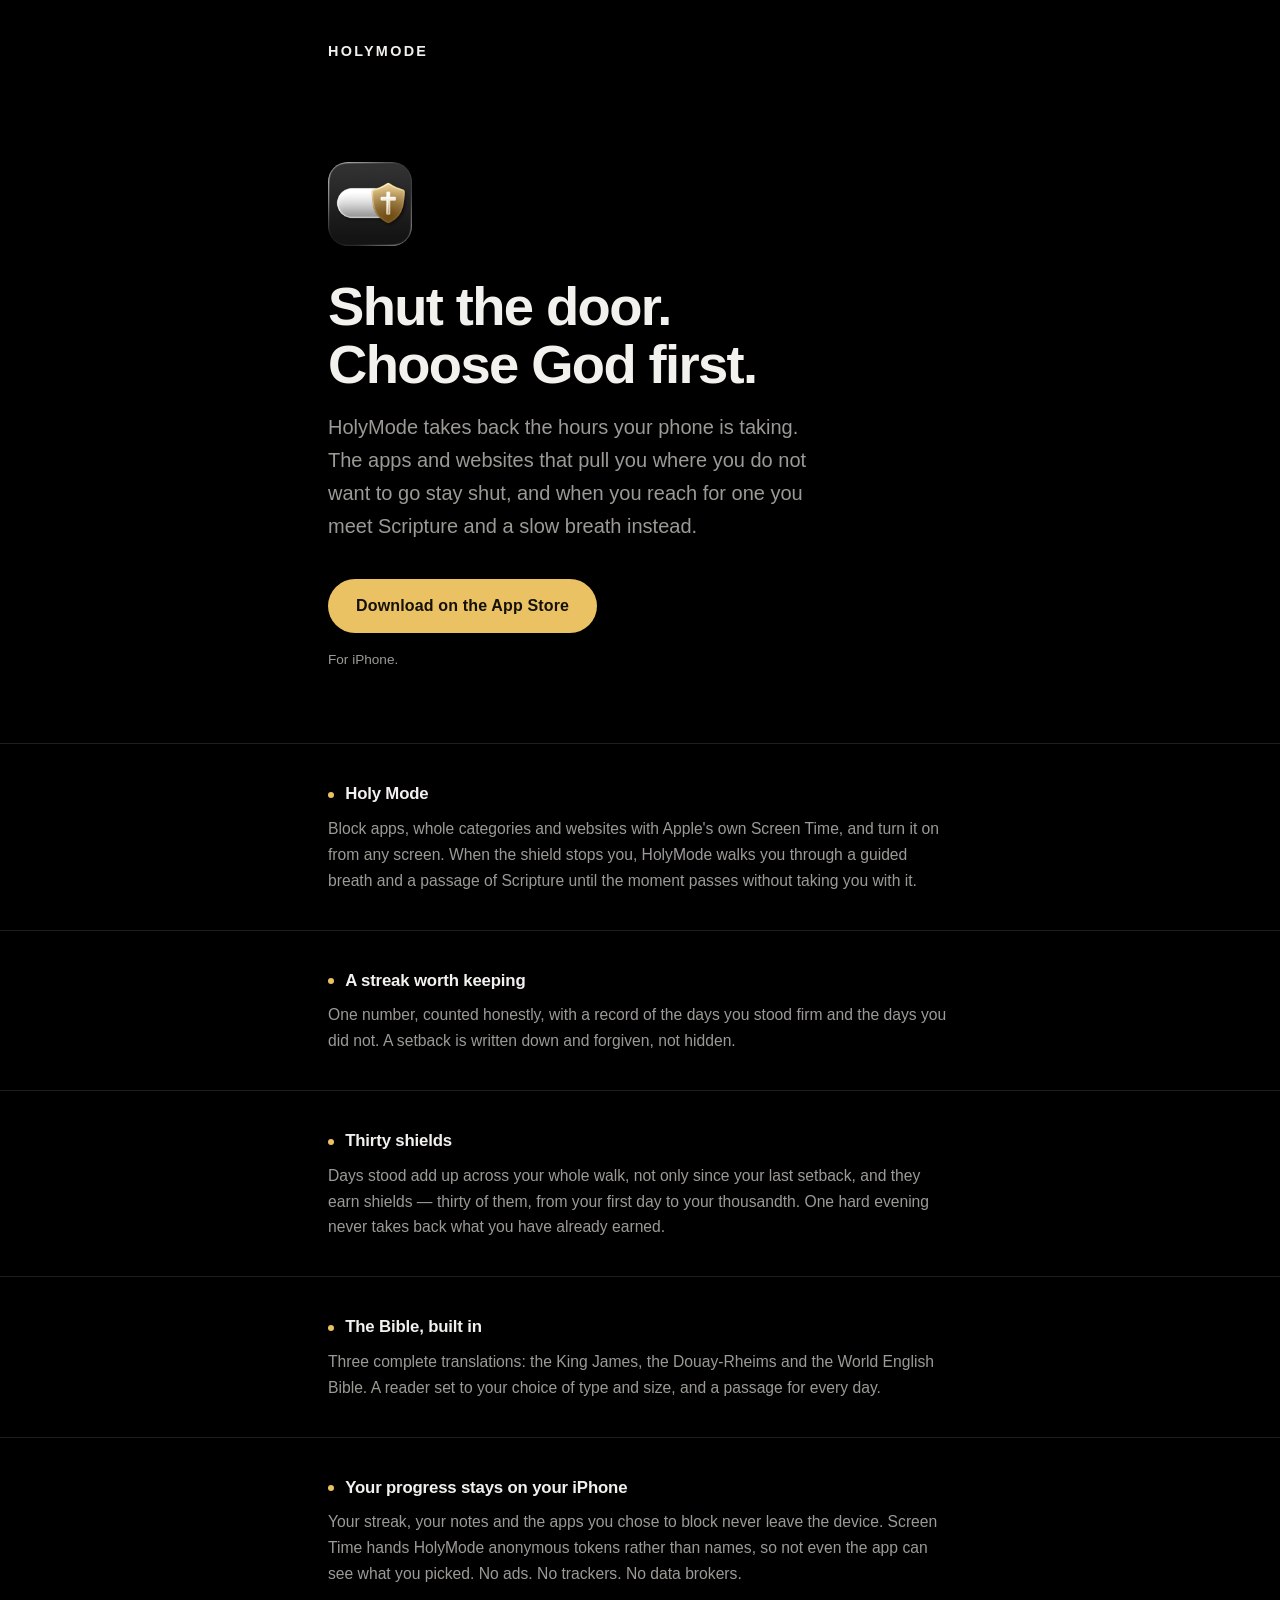
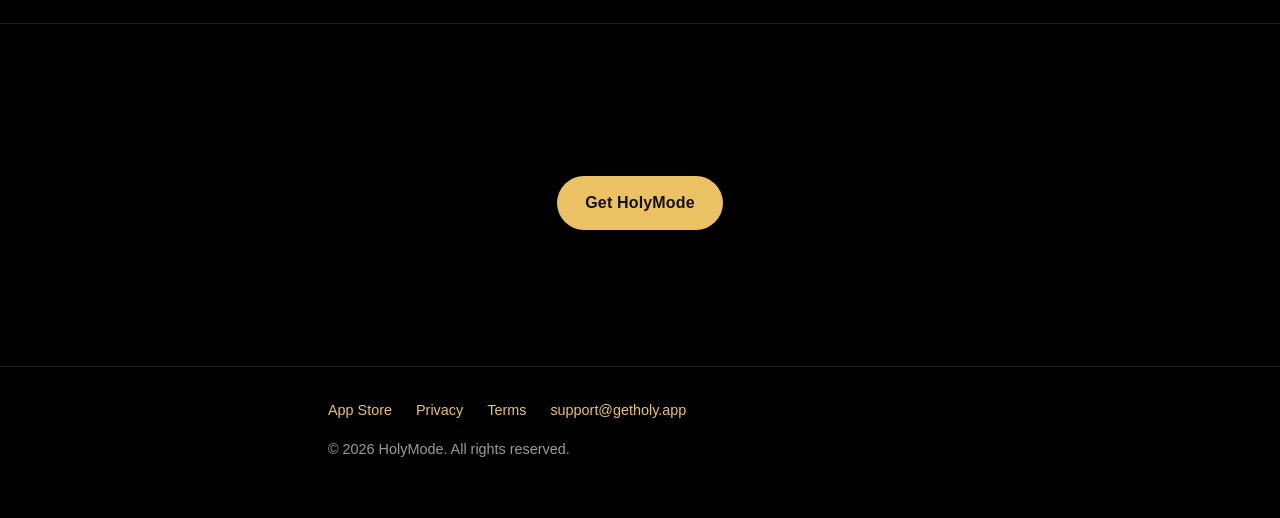
<file: index.html>
<!DOCTYPE html>
<html lang="en">
<head>
<meta charset="utf-8">
<meta name="viewport" content="width=device-width, initial-scale=1">
<title>HolyMode — Christian screen time and app blocker</title>
<meta name="description" content="HolyMode blocks the apps and websites that pull you away, and meets you with Scripture and a guided breath instead. A Christian app blocker for iPhone.">
<meta name="theme-color" content="#000000">
<meta name="apple-itunes-app" content="app-id=6805688713">
<meta property="og:title" content="HolyMode — Choose God first">
<meta property="og:description" content="Block the apps that take your time. Meet Scripture and a guided breath instead.">
<meta property="og:image" content="https://getholy.app/assets/icon.png">
<link rel="icon" type="image/png" href="assets/favicon.png">
<link rel="apple-touch-icon" href="assets/apple-touch-icon.png">
<link rel="stylesheet" href="styles.css">
</head>
<body>

<header class="masthead">
  <div class="wrap"><a class="wordmark" href="index.html">HolyMode</a></div>
</header>

<main>
  <section class="hero">
    <div class="wrap">
      <img class="mark" src="assets/icon.png" width="84" height="84" alt="HolyMode app icon">
      <h1>Shut the door.<br>Choose God first.</h1>
      <p class="pitch">HolyMode takes back the hours your phone is taking. The apps and websites that pull you where you do not want to go stay shut, and when you reach for one you meet Scripture and a slow breath instead.</p>
      <a class="cta" href="https://apps.apple.com/app/id6805688713">Download on the App Store</a>
      <p class="cta-note">For iPhone.</p>
    </div>
  </section>

  <section class="features" aria-label="What HolyMode does">
    <article class="feature">
      <div class="wrap">
        <h2>Holy Mode</h2>
        <p>Block apps, whole categories and websites with Apple's own Screen Time, and turn it on from any screen. When the shield stops you, HolyMode walks you through a guided breath and a passage of Scripture until the moment passes without taking you with it.</p>
      </div>
    </article>

    <article class="feature">
      <div class="wrap">
        <h2>A streak worth keeping</h2>
        <p>One number, counted honestly, with a record of the days you stood firm and the days you did not. A setback is written down and forgiven, not hidden.</p>
      </div>
    </article>

    <article class="feature">
      <div class="wrap">
        <h2>Thirty shields</h2>
        <p>Days stood add up across your whole walk, not only since your last setback, and they earn shields — thirty of them, from your first day to your thousandth. One hard evening never takes back what you have already earned.</p>
      </div>
    </article>

    <article class="feature">
      <div class="wrap">
        <h2>The Bible, built in</h2>
        <p>Three complete translations: the King James, the Douay-Rheims and the World English Bible. A reader set to your choice of type and size, and a passage for every day.</p>
      </div>
    </article>

    <article class="feature">
      <div class="wrap">
        <h2>Your progress stays on your iPhone</h2>
        <p>Your streak, your notes and the apps you chose to block never leave the device. Screen Time hands HolyMode anonymous tokens rather than names, so not even the app can see what you picked. No ads. No trackers. No data brokers.</p>
      </div>
    </article>
  </section>

  <section class="hero closing">
    <div class="wrap">
      <a class="cta" href="https://apps.apple.com/app/id6805688713">Get HolyMode</a>
    </div>
  </section>
</main>

<footer class="site-footer">
  <div class="wrap">
    <nav aria-label="Footer">
      <a href="https://apps.apple.com/app/id6805688713">App Store</a>
      <a href="privacy.html">Privacy</a>
      <a href="terms.html">Terms</a>
      <a href="mailto:support@getholy.app">support@getholy.app</a>
    </nav>
    <p class="copyright">&copy; 2026 HolyMode. All rights reserved.</p>
  </div>
</footer>

</body>
</html>
</file>
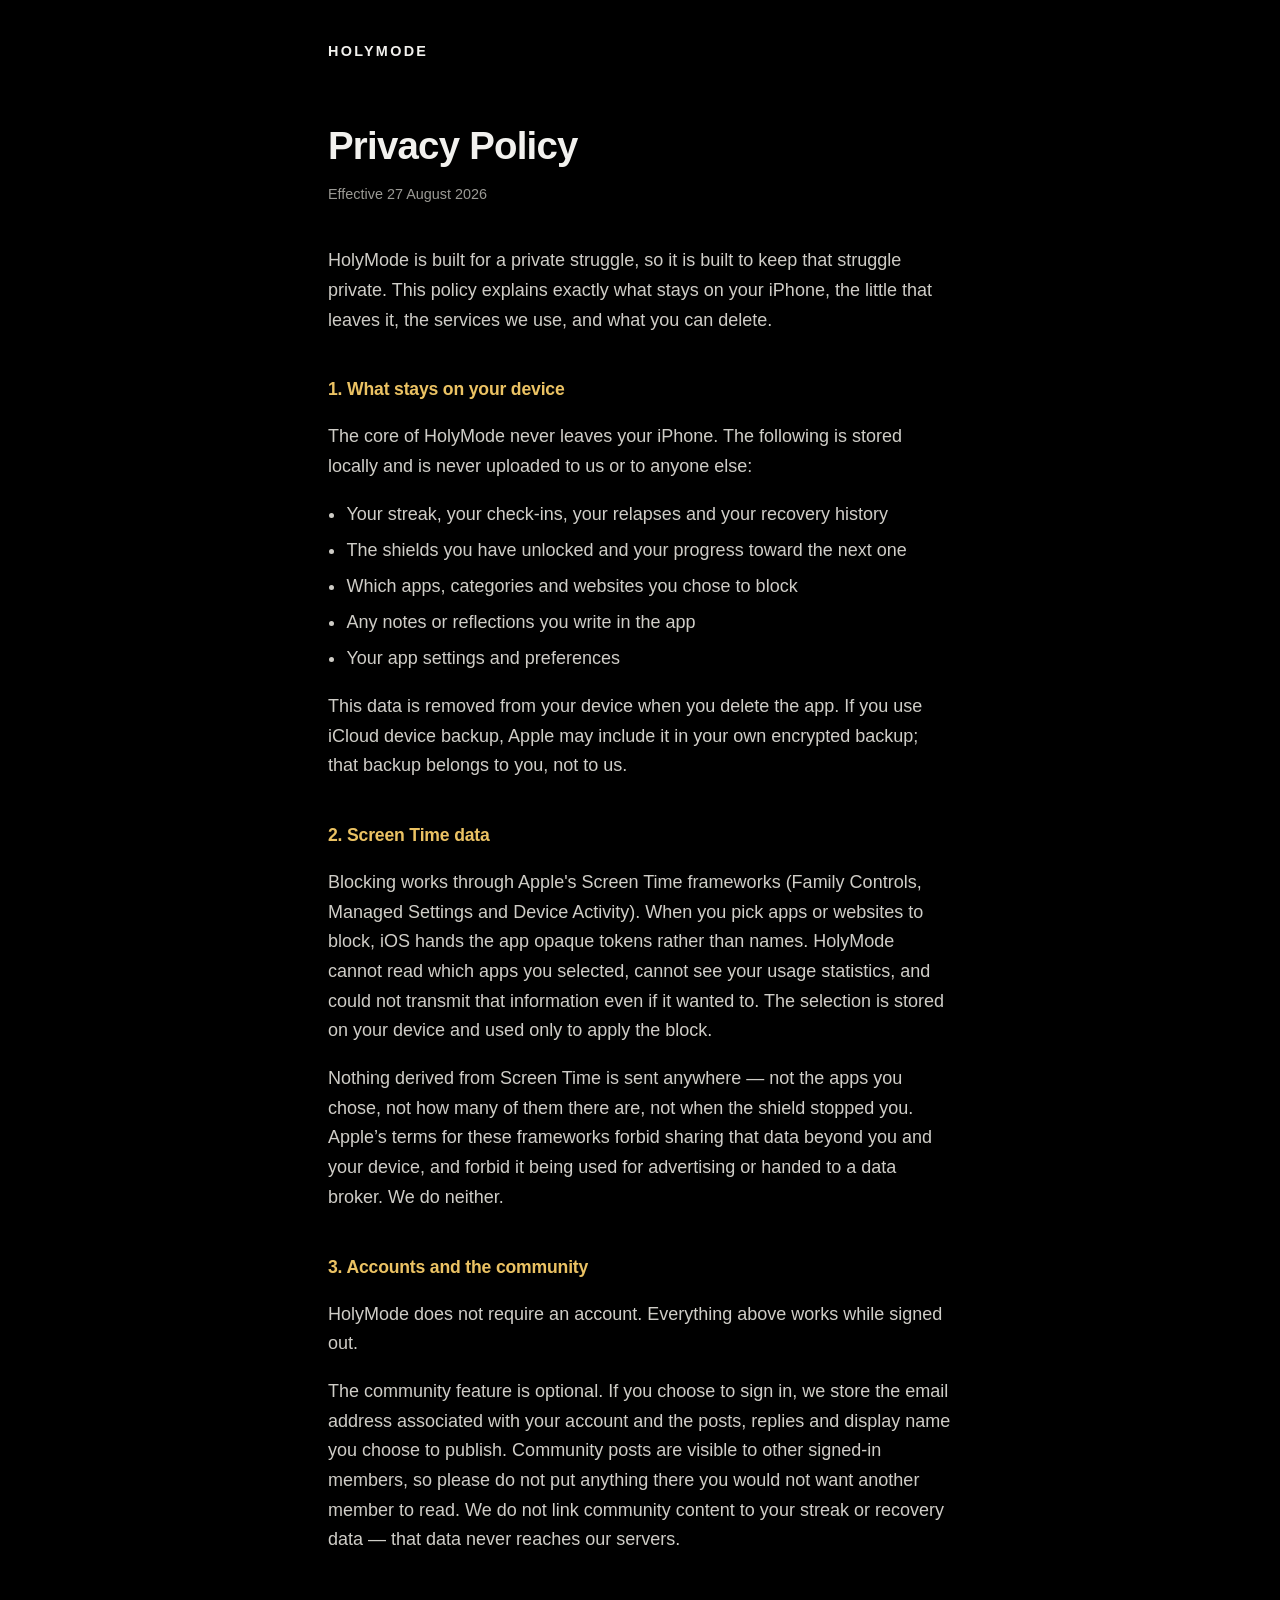
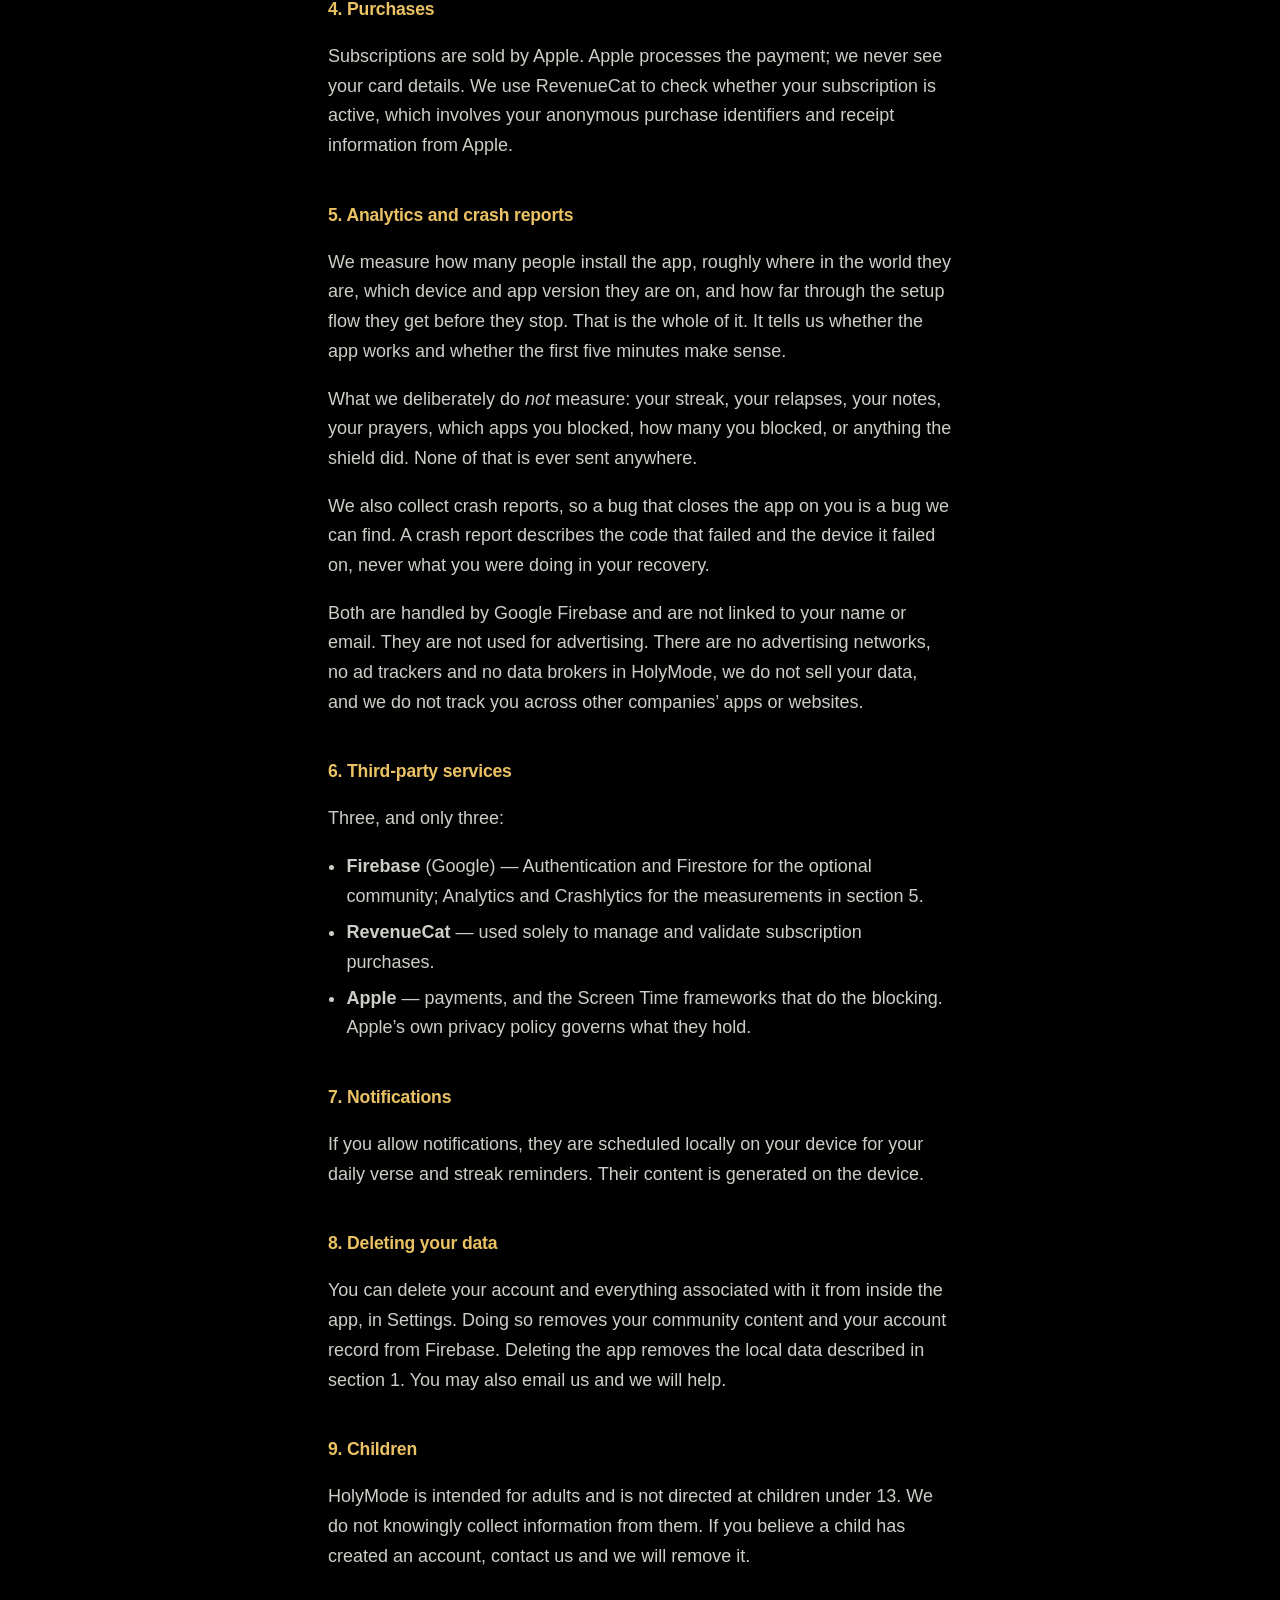
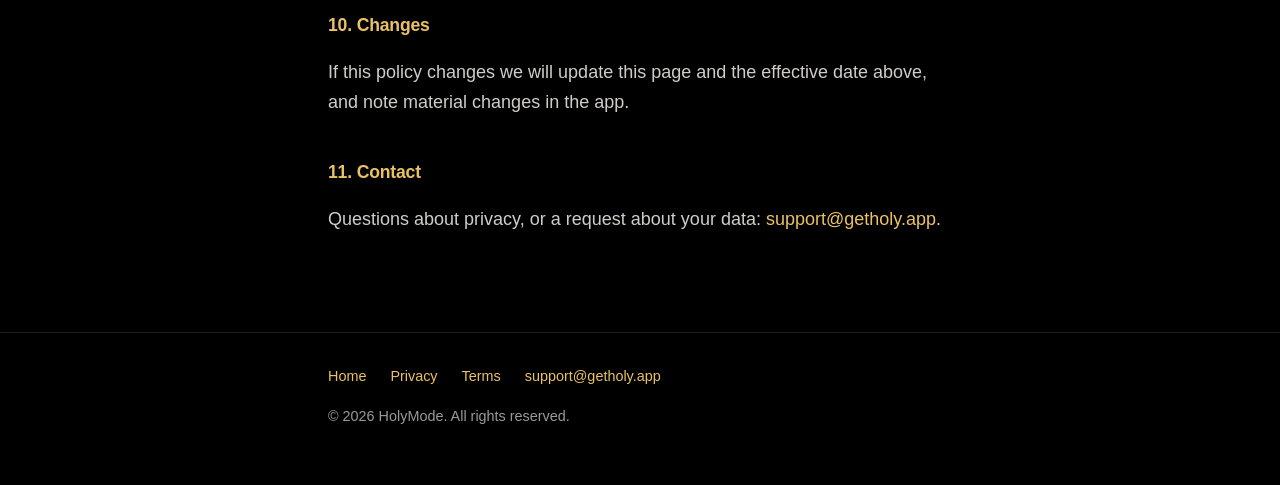
<file: privacy.html>
<!DOCTYPE html>
<html lang="en">
<head>
<meta charset="utf-8">
<meta name="viewport" content="width=device-width, initial-scale=1">
<title>Privacy Policy — HolyMode</title>
<meta name="description" content="How HolyMode handles your data. Recovery data stays on your iPhone.">
<meta name="theme-color" content="#000000">
<link rel="icon" type="image/png" href="assets/favicon.png">
<link rel="apple-touch-icon" href="assets/apple-touch-icon.png">
<link rel="stylesheet" href="styles.css">
</head>
<body>

<header class="masthead">
  <div class="wrap"><a class="wordmark" href="index.html">HolyMode</a></div>
</header>

<main class="legal">
  <div class="wrap">
    <h1>Privacy Policy</h1>
    <p class="meta">Effective 27 August 2026</p>

    <p>HolyMode is built for a private struggle, so it is built to keep that struggle private. This policy explains exactly what stays on your iPhone, the little that leaves it, the services we use, and what you can delete.</p>

    <h2>1. What stays on your device</h2>
    <p>The core of HolyMode never leaves your iPhone. The following is stored locally and is never uploaded to us or to anyone else:</p>
    <ul>
      <li>Your streak, your check-ins, your relapses and your recovery history</li>
      <li>The shields you have unlocked and your progress toward the next one</li>
      <li>Which apps, categories and websites you chose to block</li>
      <li>Any notes or reflections you write in the app</li>
      <li>Your app settings and preferences</li>
    </ul>
    <p>This data is removed from your device when you delete the app. If you use iCloud device backup, Apple may include it in your own encrypted backup; that backup belongs to you, not to us.</p>

    <h2>2. Screen Time data</h2>
    <p>Blocking works through Apple's Screen Time frameworks (Family Controls, Managed Settings and Device Activity). When you pick apps or websites to block, iOS hands the app opaque tokens rather than names. HolyMode cannot read which apps you selected, cannot see your usage statistics, and could not transmit that information even if it wanted to. The selection is stored on your device and used only to apply the block.</p>
    <p>Nothing derived from Screen Time is sent anywhere — not the apps you chose, not how many of them there are, not when the shield stopped you. Apple’s terms for these frameworks forbid sharing that data beyond you and your device, and forbid it being used for advertising or handed to a data broker. We do neither.</p>

    <h2>3. Accounts and the community</h2>
    <p>HolyMode does not require an account. Everything above works while signed out.</p>
    <p>The community feature is optional. If you choose to sign in, we store the email address associated with your account and the posts, replies and display name you choose to publish. Community posts are visible to other signed-in members, so please do not put anything there you would not want another member to read. We do not link community content to your streak or recovery data — that data never reaches our servers.</p>

    <h2>4. Purchases</h2>
    <p>Subscriptions are sold by Apple. Apple processes the payment; we never see your card details. We use RevenueCat to check whether your subscription is active, which involves your anonymous purchase identifiers and receipt information from Apple.</p>

    <h2>5. Analytics and crash reports</h2>
    <p>We measure how many people install the app, roughly where in the world they are, which device and app version they are on, and how far through the setup flow they get before they stop. That is the whole of it. It tells us whether the app works and whether the first five minutes make sense.</p>
    <p>What we deliberately do <em>not</em> measure: your streak, your relapses, your notes, your prayers, which apps you blocked, how many you blocked, or anything the shield did. None of that is ever sent anywhere.</p>
    <p>We also collect crash reports, so a bug that closes the app on you is a bug we can find. A crash report describes the code that failed and the device it failed on, never what you were doing in your recovery.</p>
    <p>Both are handled by Google Firebase and are not linked to your name or email. They are not used for advertising. There are no advertising networks, no ad trackers and no data brokers in HolyMode, we do not sell your data, and we do not track you across other companies’ apps or websites.</p>

    <h2>6. Third-party services</h2>
    <p>Three, and only three:</p>
    <ul>
      <li><strong>Firebase</strong> (Google) — Authentication and Firestore for the optional community; Analytics and Crashlytics for the measurements in section 5.</li>
      <li><strong>RevenueCat</strong> — used solely to manage and validate subscription purchases.</li>
      <li><strong>Apple</strong> — payments, and the Screen Time frameworks that do the blocking. Apple’s own privacy policy governs what they hold.</li>
    </ul>

    <h2>7. Notifications</h2>
    <p>If you allow notifications, they are scheduled locally on your device for your daily verse and streak reminders. Their content is generated on the device.</p>

    <h2>8. Deleting your data</h2>
    <p>You can delete your account and everything associated with it from inside the app, in Settings. Doing so removes your community content and your account record from Firebase. Deleting the app removes the local data described in section 1. You may also email us and we will help.</p>

    <h2>9. Children</h2>
    <p>HolyMode is intended for adults and is not directed at children under 13. We do not knowingly collect information from them. If you believe a child has created an account, contact us and we will remove it.</p>

    <h2>10. Changes</h2>
    <p>If this policy changes we will update this page and the effective date above, and note material changes in the app.</p>

    <h2>11. Contact</h2>
    <p>Questions about privacy, or a request about your data: <a href="mailto:support@getholy.app">support@getholy.app</a>.</p>
  </div>
</main>

<footer class="site-footer">
  <div class="wrap">
    <nav aria-label="Footer">
      <a href="index.html">Home</a>
      <a href="privacy.html">Privacy</a>
      <a href="terms.html">Terms</a>
      <a href="mailto:support@getholy.app">support@getholy.app</a>
    </nav>
    <p class="copyright">&copy; 2026 HolyMode. All rights reserved.</p>
  </div>
</footer>

</body>
</html>
</file>
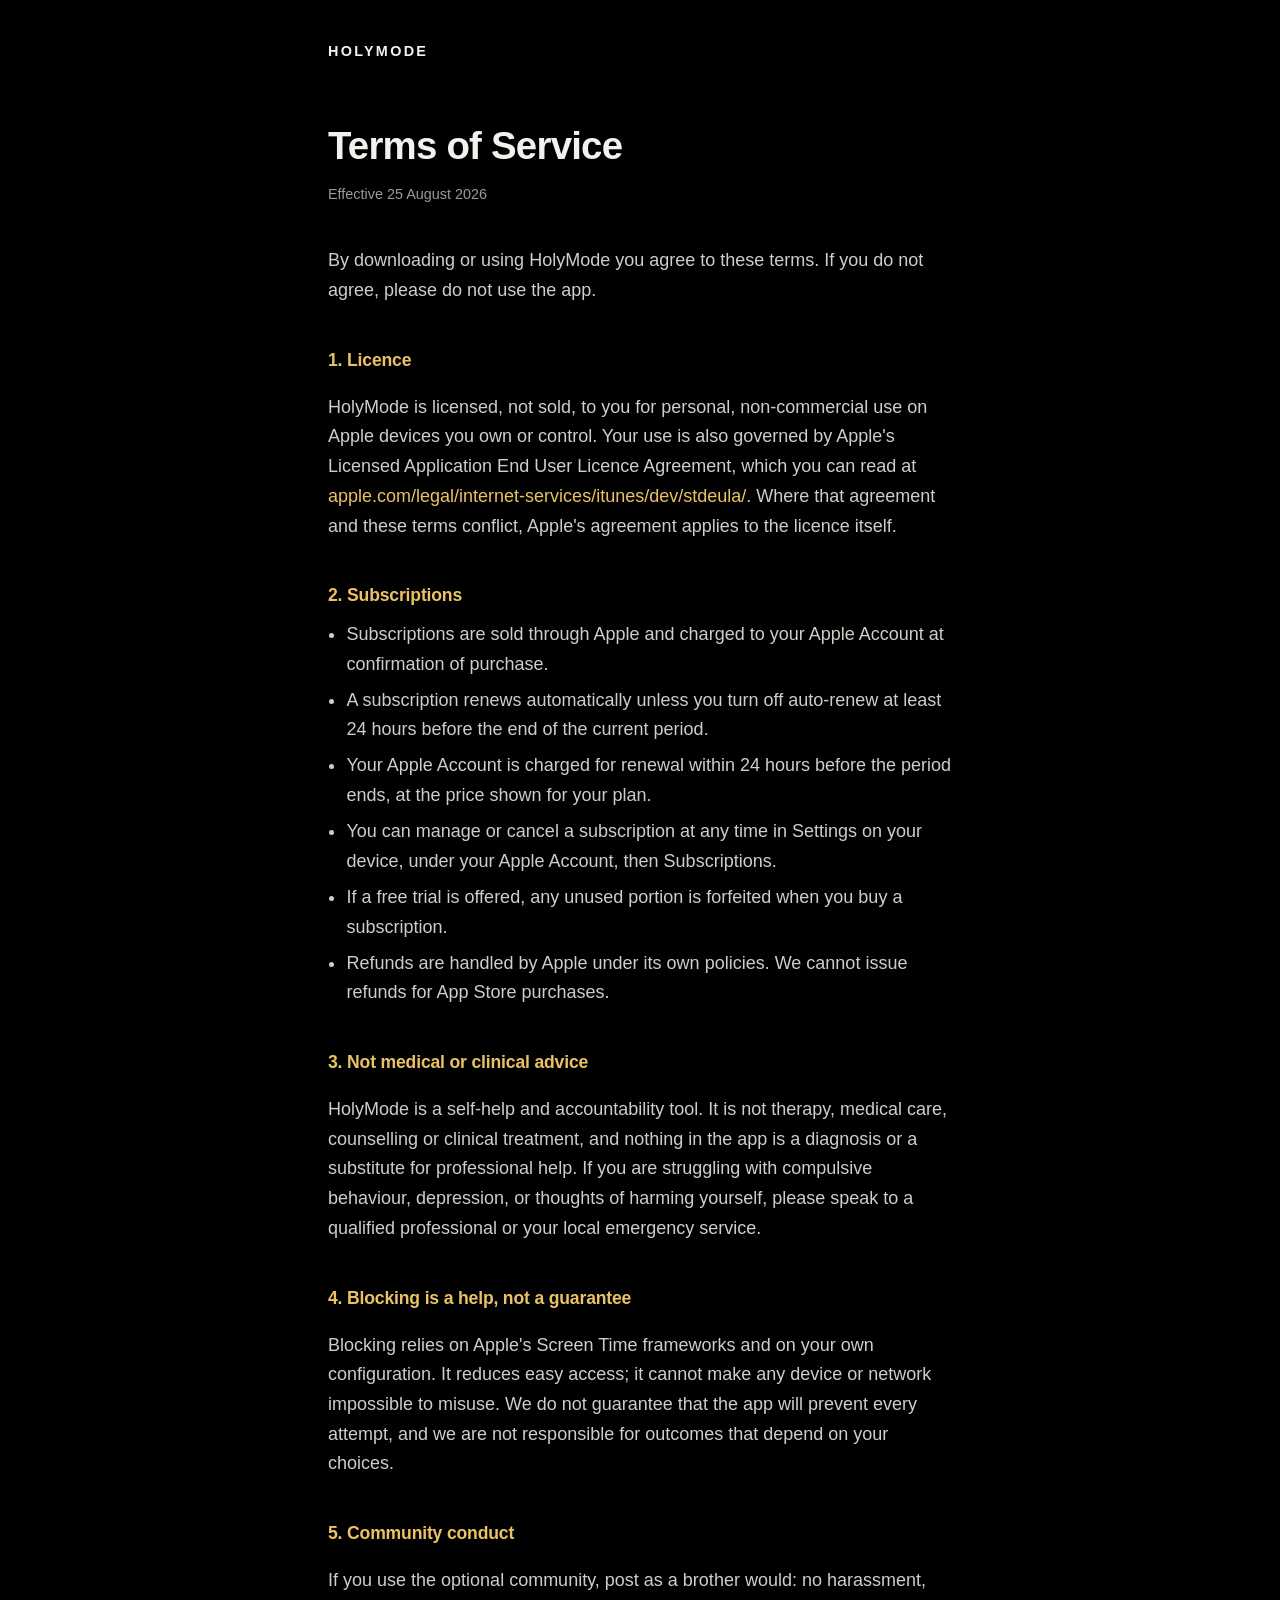
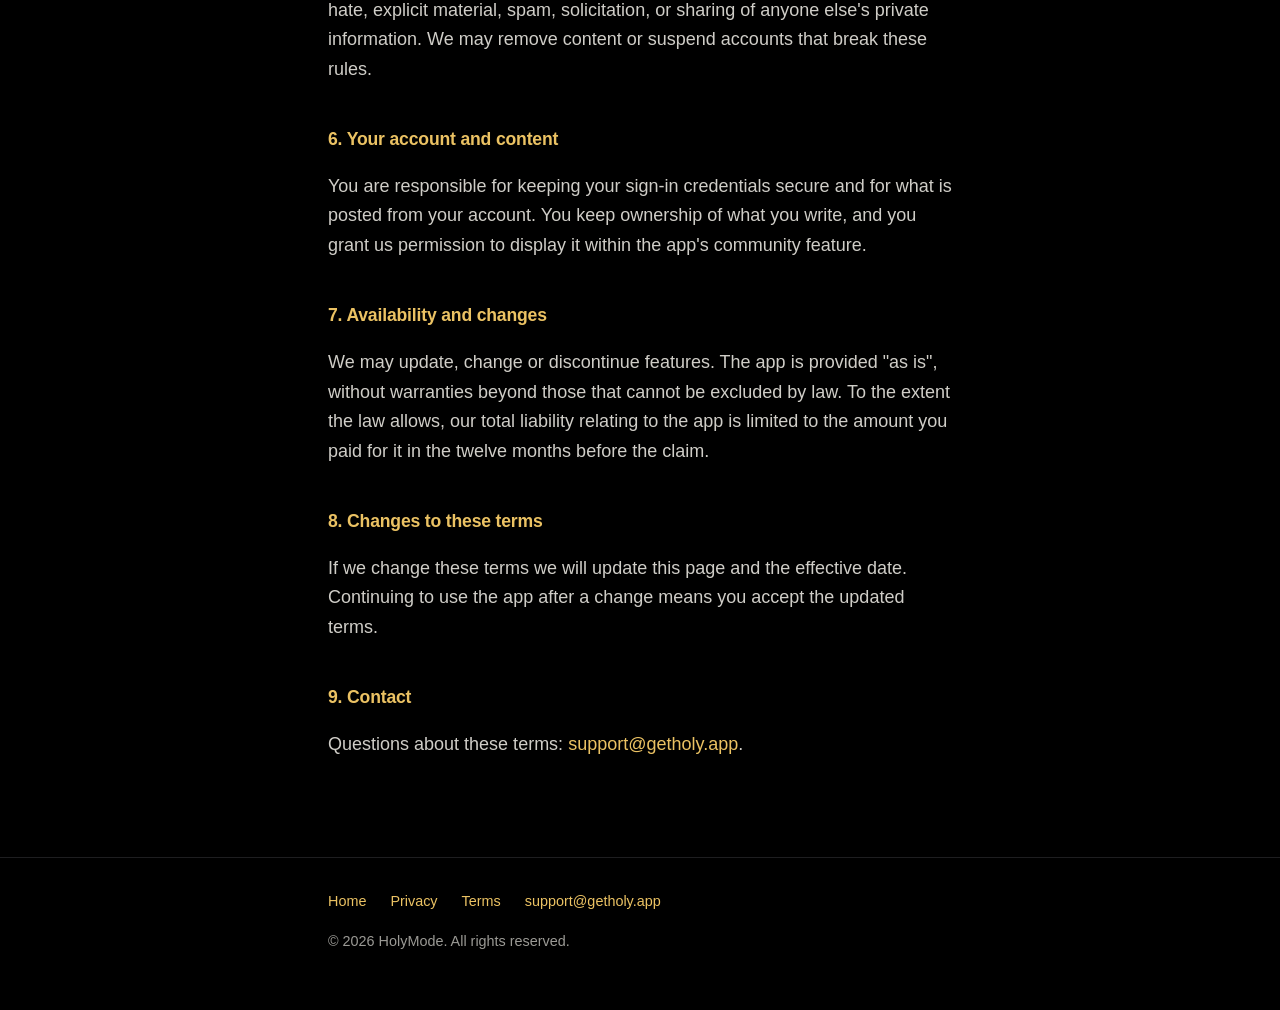
<file: terms.html>
<!DOCTYPE html>
<html lang="en">
<head>
<meta charset="utf-8">
<meta name="viewport" content="width=device-width, initial-scale=1">
<title>Terms of Service — HolyMode</title>
<meta name="description" content="Terms of service for the HolyMode iPhone app.">
<meta name="theme-color" content="#000000">
<link rel="icon" type="image/png" href="assets/favicon.png">
<link rel="apple-touch-icon" href="assets/apple-touch-icon.png">
<link rel="stylesheet" href="styles.css">
</head>
<body>

<header class="masthead">
  <div class="wrap"><a class="wordmark" href="index.html">HolyMode</a></div>
</header>

<main class="legal">
  <div class="wrap">
    <h1>Terms of Service</h1>
    <p class="meta">Effective 25 August 2026</p>

    <p>By downloading or using HolyMode you agree to these terms. If you do not agree, please do not use the app.</p>

    <h2>1. Licence</h2>
    <p>HolyMode is licensed, not sold, to you for personal, non-commercial use on Apple devices you own or control. Your use is also governed by Apple's Licensed Application End User Licence Agreement, which you can read at <a href="https://www.apple.com/legal/internet-services/itunes/dev/stdeula/">apple.com/legal/internet-services/itunes/dev/stdeula/</a>. Where that agreement and these terms conflict, Apple's agreement applies to the licence itself.</p>

    <h2>2. Subscriptions</h2>
    <ul>
      <li>Subscriptions are sold through Apple and charged to your Apple Account at confirmation of purchase.</li>
      <li>A subscription renews automatically unless you turn off auto-renew at least 24 hours before the end of the current period.</li>
      <li>Your Apple Account is charged for renewal within 24 hours before the period ends, at the price shown for your plan.</li>
      <li>You can manage or cancel a subscription at any time in Settings on your device, under your Apple Account, then Subscriptions.</li>
      <li>If a free trial is offered, any unused portion is forfeited when you buy a subscription.</li>
      <li>Refunds are handled by Apple under its own policies. We cannot issue refunds for App Store purchases.</li>
    </ul>

    <h2>3. Not medical or clinical advice</h2>
    <p>HolyMode is a self-help and accountability tool. It is not therapy, medical care, counselling or clinical treatment, and nothing in the app is a diagnosis or a substitute for professional help. If you are struggling with compulsive behaviour, depression, or thoughts of harming yourself, please speak to a qualified professional or your local emergency service.</p>

    <h2>4. Blocking is a help, not a guarantee</h2>
    <p>Blocking relies on Apple's Screen Time frameworks and on your own configuration. It reduces easy access; it cannot make any device or network impossible to misuse. We do not guarantee that the app will prevent every attempt, and we are not responsible for outcomes that depend on your choices.</p>

    <h2>5. Community conduct</h2>
    <p>If you use the optional community, post as a brother would: no harassment, hate, explicit material, spam, solicitation, or sharing of anyone else's private information. We may remove content or suspend accounts that break these rules.</p>

    <h2>6. Your account and content</h2>
    <p>You are responsible for keeping your sign-in credentials secure and for what is posted from your account. You keep ownership of what you write, and you grant us permission to display it within the app's community feature.</p>

    <h2>7. Availability and changes</h2>
    <p>We may update, change or discontinue features. The app is provided "as is", without warranties beyond those that cannot be excluded by law. To the extent the law allows, our total liability relating to the app is limited to the amount you paid for it in the twelve months before the claim.</p>

    <h2>8. Changes to these terms</h2>
    <p>If we change these terms we will update this page and the effective date. Continuing to use the app after a change means you accept the updated terms.</p>

    <h2>9. Contact</h2>
    <p>Questions about these terms: <a href="mailto:support@getholy.app">support@getholy.app</a>.</p>
  </div>
</main>

<footer class="site-footer">
  <div class="wrap">
    <nav aria-label="Footer">
      <a href="index.html">Home</a>
      <a href="privacy.html">Privacy</a>
      <a href="terms.html">Terms</a>
      <a href="mailto:support@getholy.app">support@getholy.app</a>
    </nav>
    <p class="copyright">&copy; 2026 HolyMode. All rights reserved.</p>
  </div>
</footer>

</body>
</html>
</file>
<file: styles.css>
:root {
  --bg: #000000;
  --surface: #0c0c0d;
  --border: #1e1e20;
  --text: #f2f1ee;
  --muted: #9b9a95;
  --gold: #EBC263;
  --gold-dim: #b8944a;
  --font: -apple-system, BlinkMacSystemFont, "SF Pro Text", "Segoe UI", Roboto,
    Helvetica, Arial, sans-serif;
  --measure: 42rem;
}

*,
*::before,
*::after {
  box-sizing: border-box;
}

html {
  -webkit-text-size-adjust: 100%;
}

body {
  margin: 0;
  background: var(--bg);
  color: var(--text);
  font-family: var(--font);
  font-size: 17px;
  line-height: 1.65;
  -webkit-font-smoothing: antialiased;
  text-rendering: optimizeLegibility;
}

a {
  color: var(--gold);
  text-decoration: none;
}

a:hover,
a:focus-visible {
  text-decoration: underline;
}

:focus-visible {
  outline: 2px solid var(--gold);
  outline-offset: 3px;
  border-radius: 4px;
}

.wrap {
  width: 100%;
  max-width: var(--measure);
  margin: 0 auto;
  padding: 0 1.5rem;
}

/* ---------- Site header ---------- */

.masthead {
  padding: 2.25rem 0 0;
}

.wordmark {
  display: inline-block;
  font-size: 0.9rem;
  font-weight: 600;
  letter-spacing: 0.16em;
  text-transform: uppercase;
  color: var(--text);
}

.wordmark:hover,
.wordmark:focus-visible {
  text-decoration: none;
  color: var(--gold);
}

/* ---------- Hero ---------- */

.hero {
  padding: 4.5rem 0 3.5rem;
}

.mark {
  display: block;
  width: 84px;
  height: 84px;
  margin-bottom: 2rem;
  border-radius: 20px;
  box-shadow: 0 8px 30px rgba(0, 0, 0, 0.5);
}

.hero h1 {
  margin: 0 0 1rem;
  font-size: clamp(2.2rem, 8vw, 3.4rem);
  line-height: 1.08;
  letter-spacing: -0.03em;
  font-weight: 700;
}

.hero .pitch {
  margin: 0 0 2.25rem;
  max-width: 30rem;
  font-size: clamp(1.05rem, 3.4vw, 1.25rem);
  color: var(--muted);
}

.cta {
  display: inline-block;
  padding: 0.85rem 1.75rem;
  border-radius: 999px;
  background: var(--gold);
  color: #14110a;
  font-weight: 600;
  font-size: 1rem;
  letter-spacing: 0.01em;
  transition: transform 0.18s ease, background-color 0.18s ease;
}

.cta:hover,
.cta:focus-visible {
  background: #f3d287;
  text-decoration: none;
  transform: translateY(-1px);
}

.cta-note {
  margin: 1rem 0 0;
  font-size: 0.85rem;
  color: var(--muted);
}

/* ---------- Features ---------- */

.features {
  display: grid;
  gap: 1px;
  background: var(--border);
  border-top: 1px solid var(--border);
  border-bottom: 1px solid var(--border);
  margin: 0 0 3.5rem;
}

.feature {
  background: var(--bg);
  padding: 2rem 0;
}

.feature h2 {
  margin: 0 0 0.5rem;
  font-size: 1.05rem;
  font-weight: 600;
  letter-spacing: -0.01em;
}

.feature h2::before {
  content: "";
  display: inline-block;
  width: 6px;
  height: 6px;
  margin-right: 0.7rem;
  vertical-align: middle;
  border-radius: 50%;
  background: var(--gold);
}

.feature p {
  margin: 0;
  color: var(--muted);
  font-size: 0.98rem;
}

/* ---------- Legal pages ---------- */

.legal {
  padding: 3rem 0 1rem;
}

.legal h1 {
  font-size: clamp(1.8rem, 6vw, 2.4rem);
  letter-spacing: -0.02em;
  margin: 0 0 0.35rem;
}

.legal .meta {
  margin: 0 0 2.5rem;
  color: var(--muted);
  font-size: 0.9rem;
}

.legal h2 {
  margin: 2.5rem 0 0.6rem;
  font-size: 1.1rem;
  font-weight: 600;
  color: var(--gold);
  letter-spacing: -0.01em;
}

.legal p,
.legal li {
  color: #cfcdc7;
}

.legal ul {
  padding-left: 1.15rem;
  margin: 0.6rem 0;
}

.legal li {
  margin-bottom: 0.4rem;
}

/* ---------- Footer ---------- */

.site-footer {
  border-top: 1px solid var(--border);
  margin-top: 4rem;
  padding: 2rem 0 3.5rem;
  font-size: 0.9rem;
  color: var(--muted);
}

.site-footer nav {
  display: flex;
  flex-wrap: wrap;
  gap: 0.6rem 1.5rem;
  margin-bottom: 1rem;
}

.site-footer .copyright {
  margin: 0;
}

@media (min-width: 40rem) {
  body {
    font-size: 18px;
  }

  .hero {
    padding: 6rem 0 4.5rem;
  }

  .feature {
    padding: 2.25rem 0;
  }
}

@media (prefers-reduced-motion: reduce) {
  *,
  *::before,
  *::after {
    animation-duration: 0.001ms !important;
    animation-iteration-count: 1 !important;
    transition-duration: 0.001ms !important;
    scroll-behavior: auto !important;
  }

  .cta:hover,
  .cta:focus-visible {
    transform: none;
  }
}

.closing {
  text-align: center;
}
</file>
